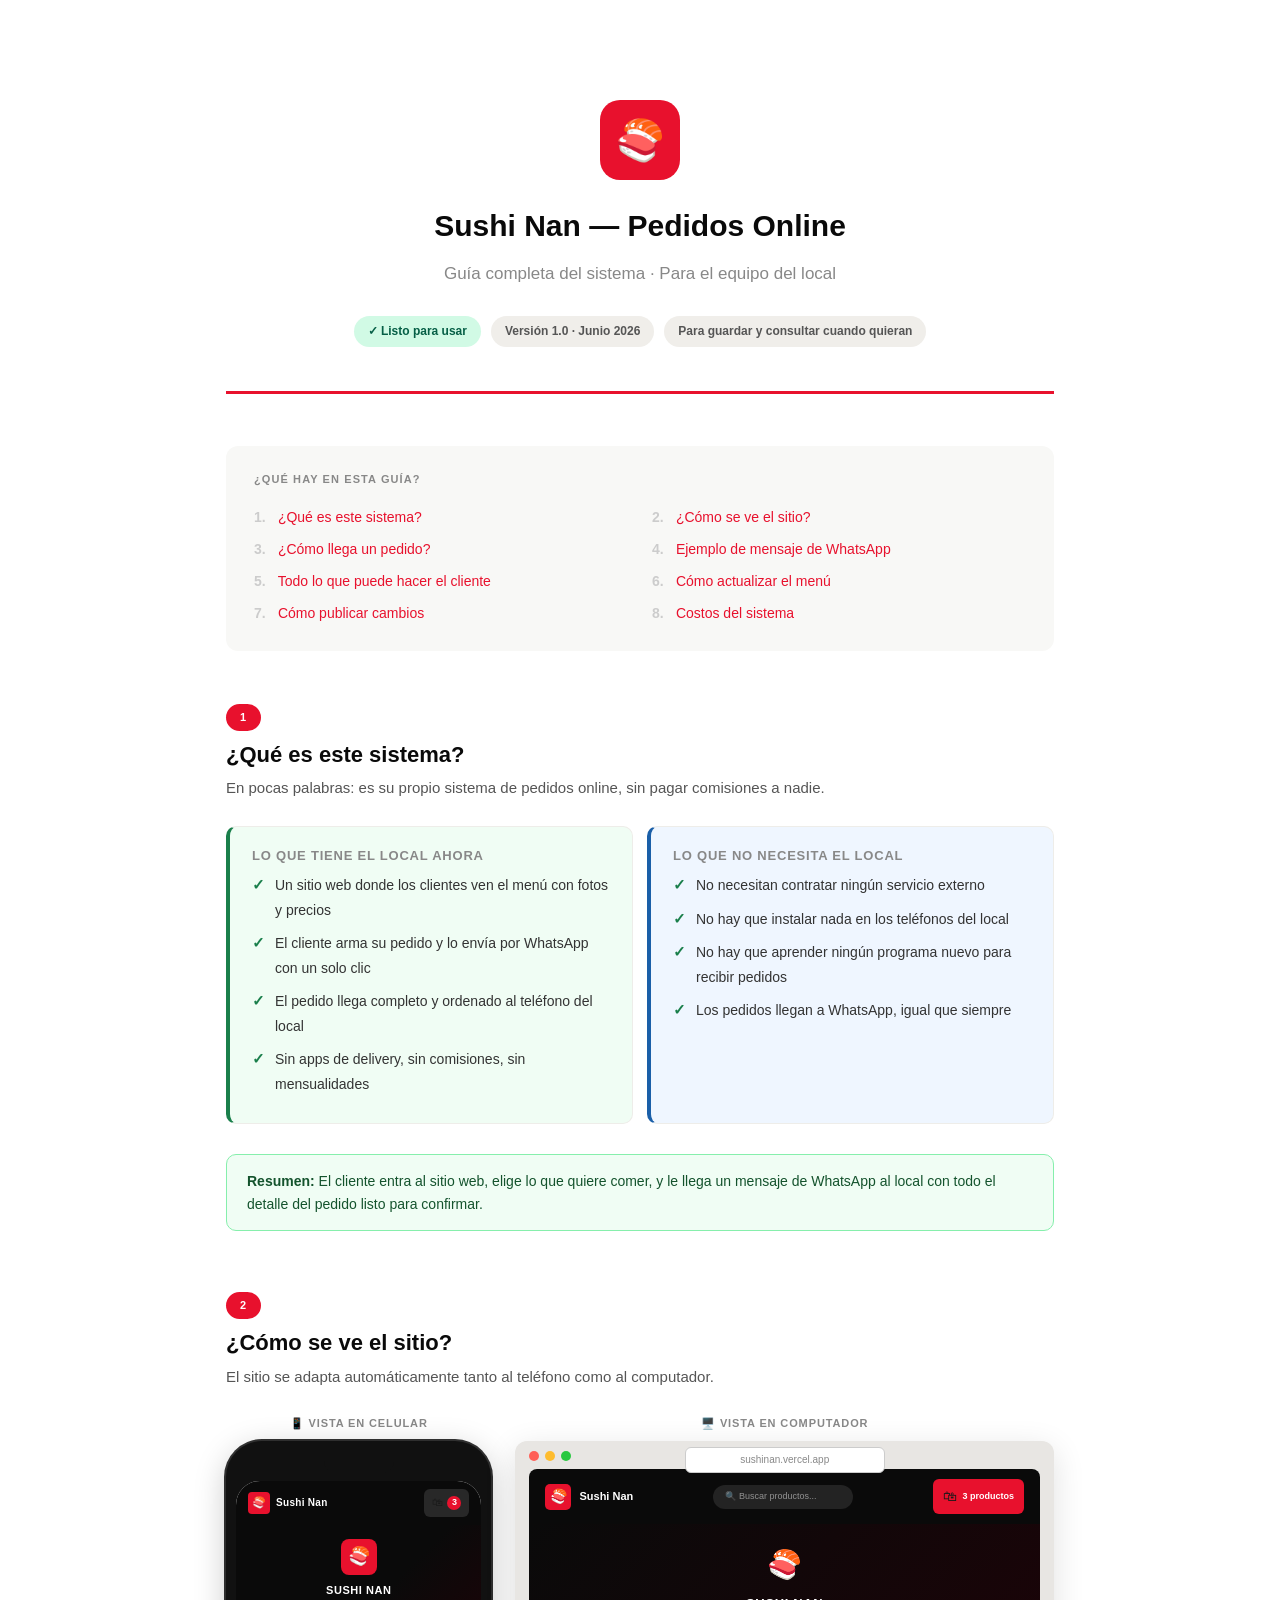
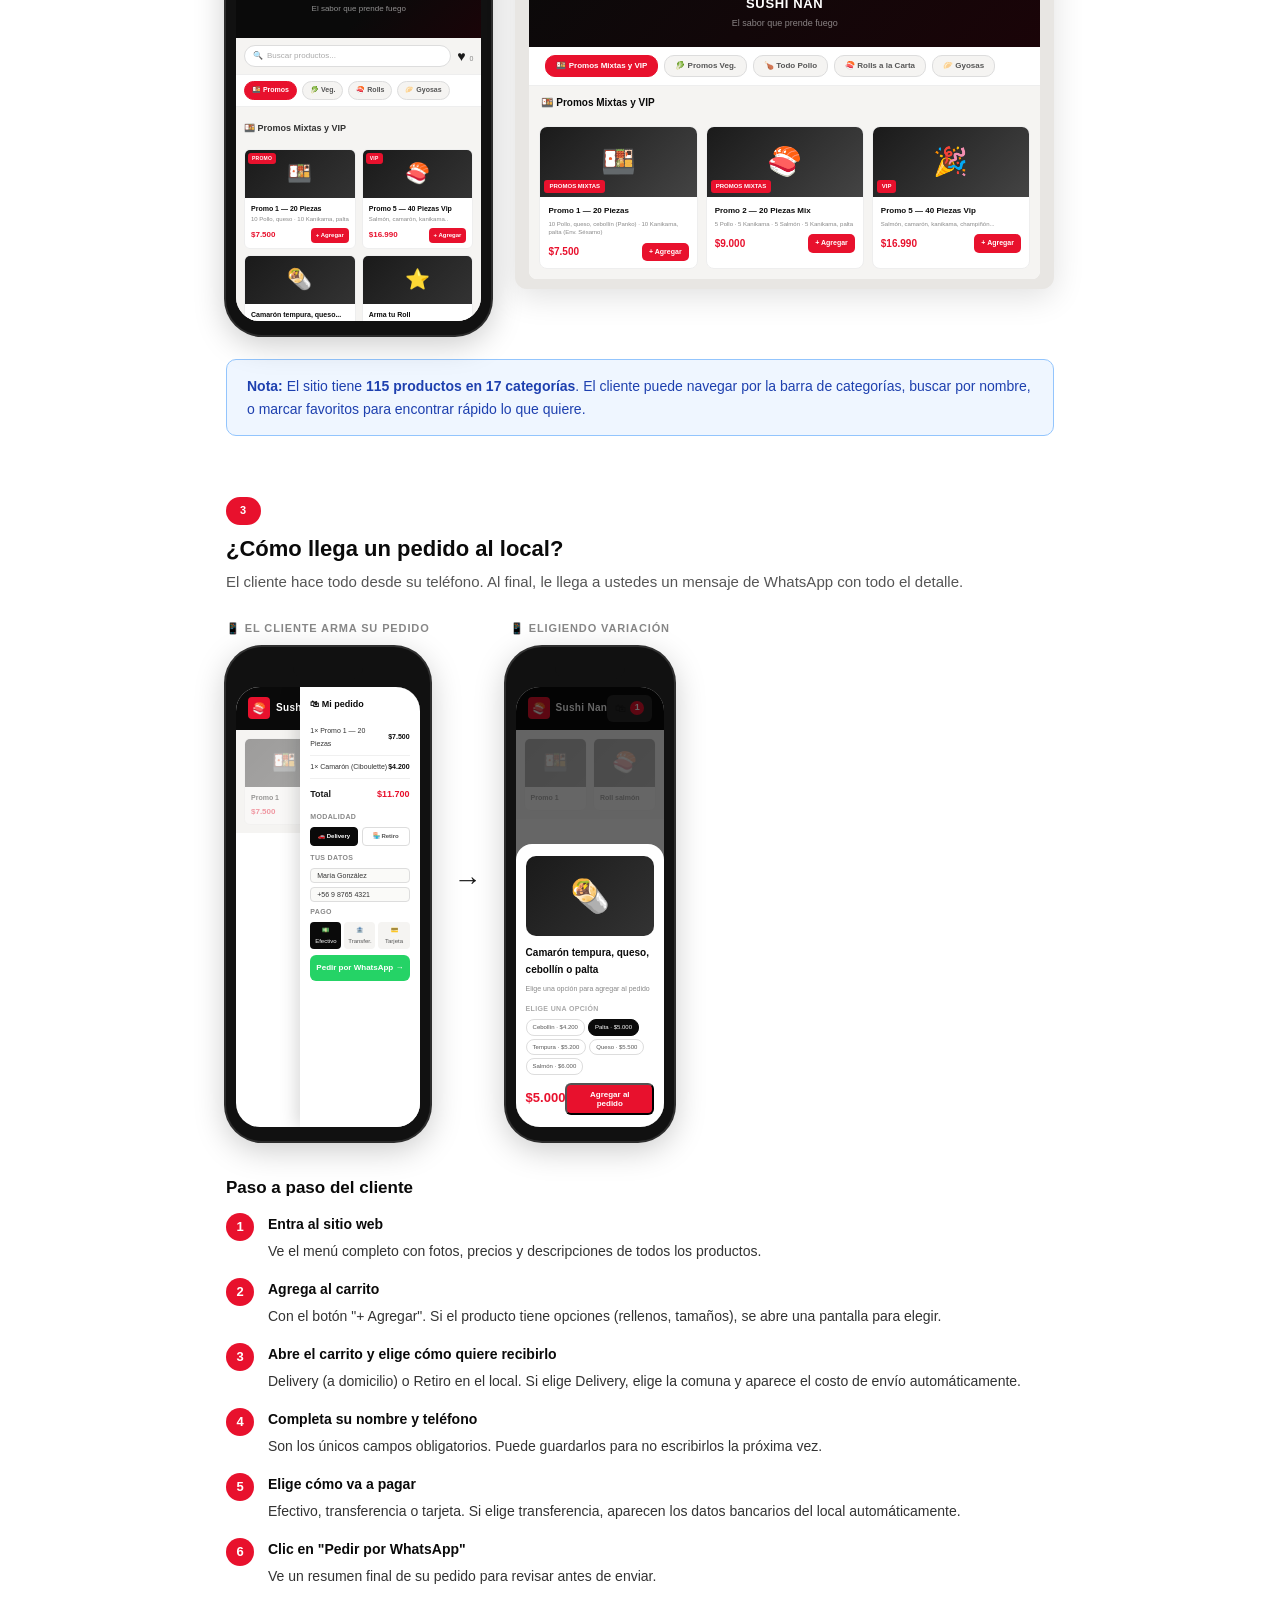
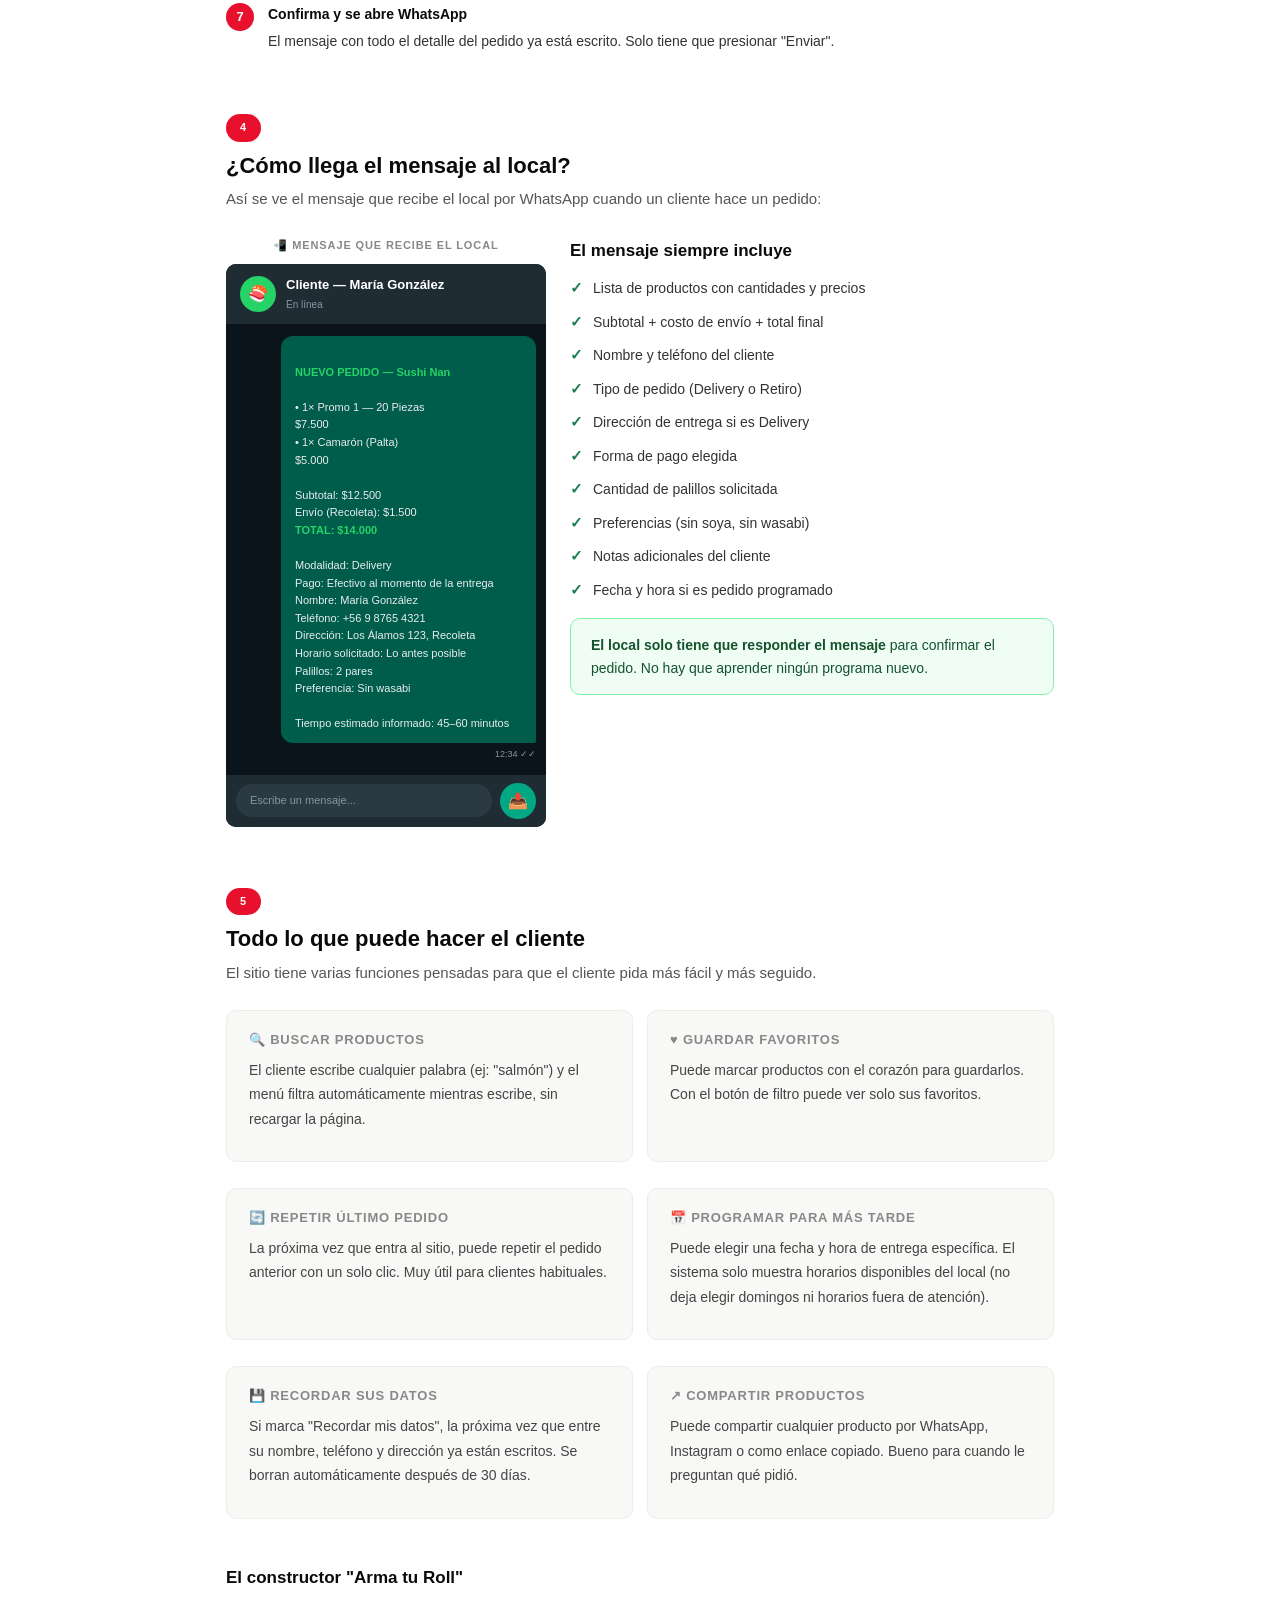
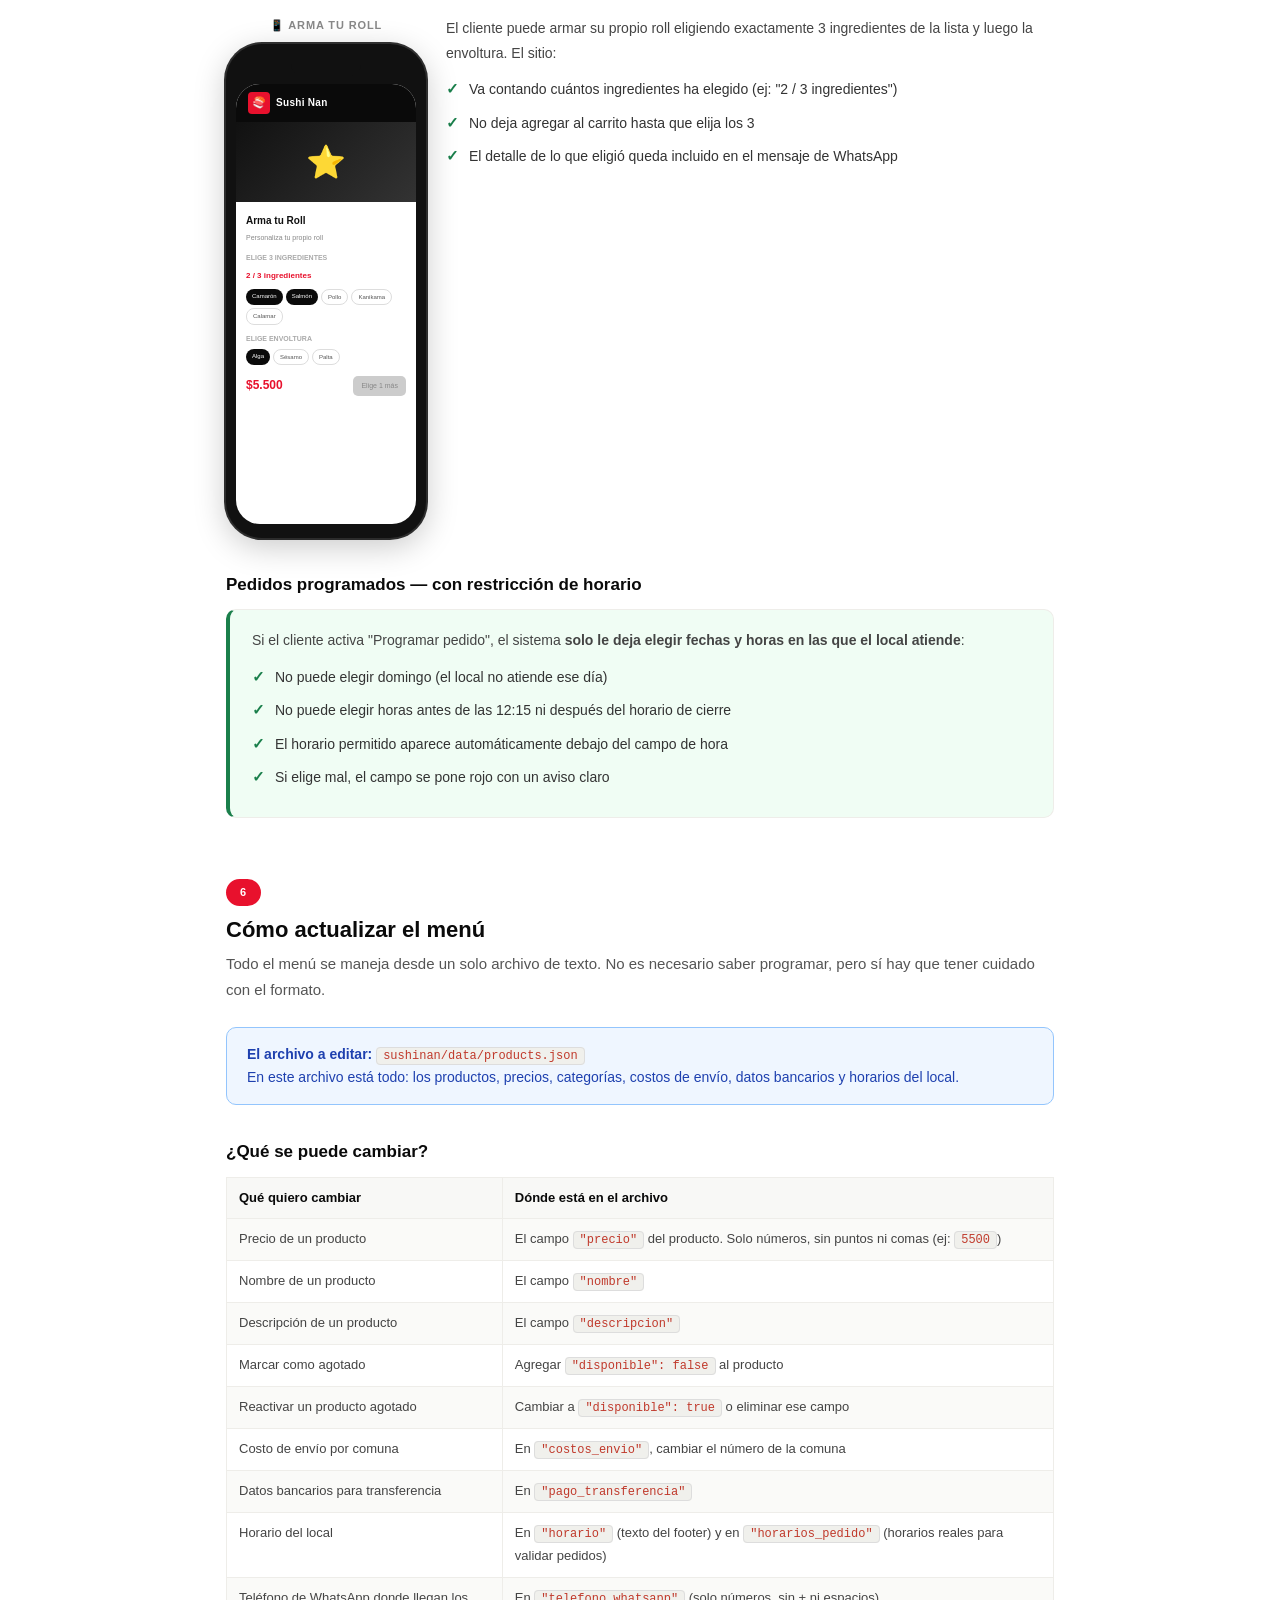
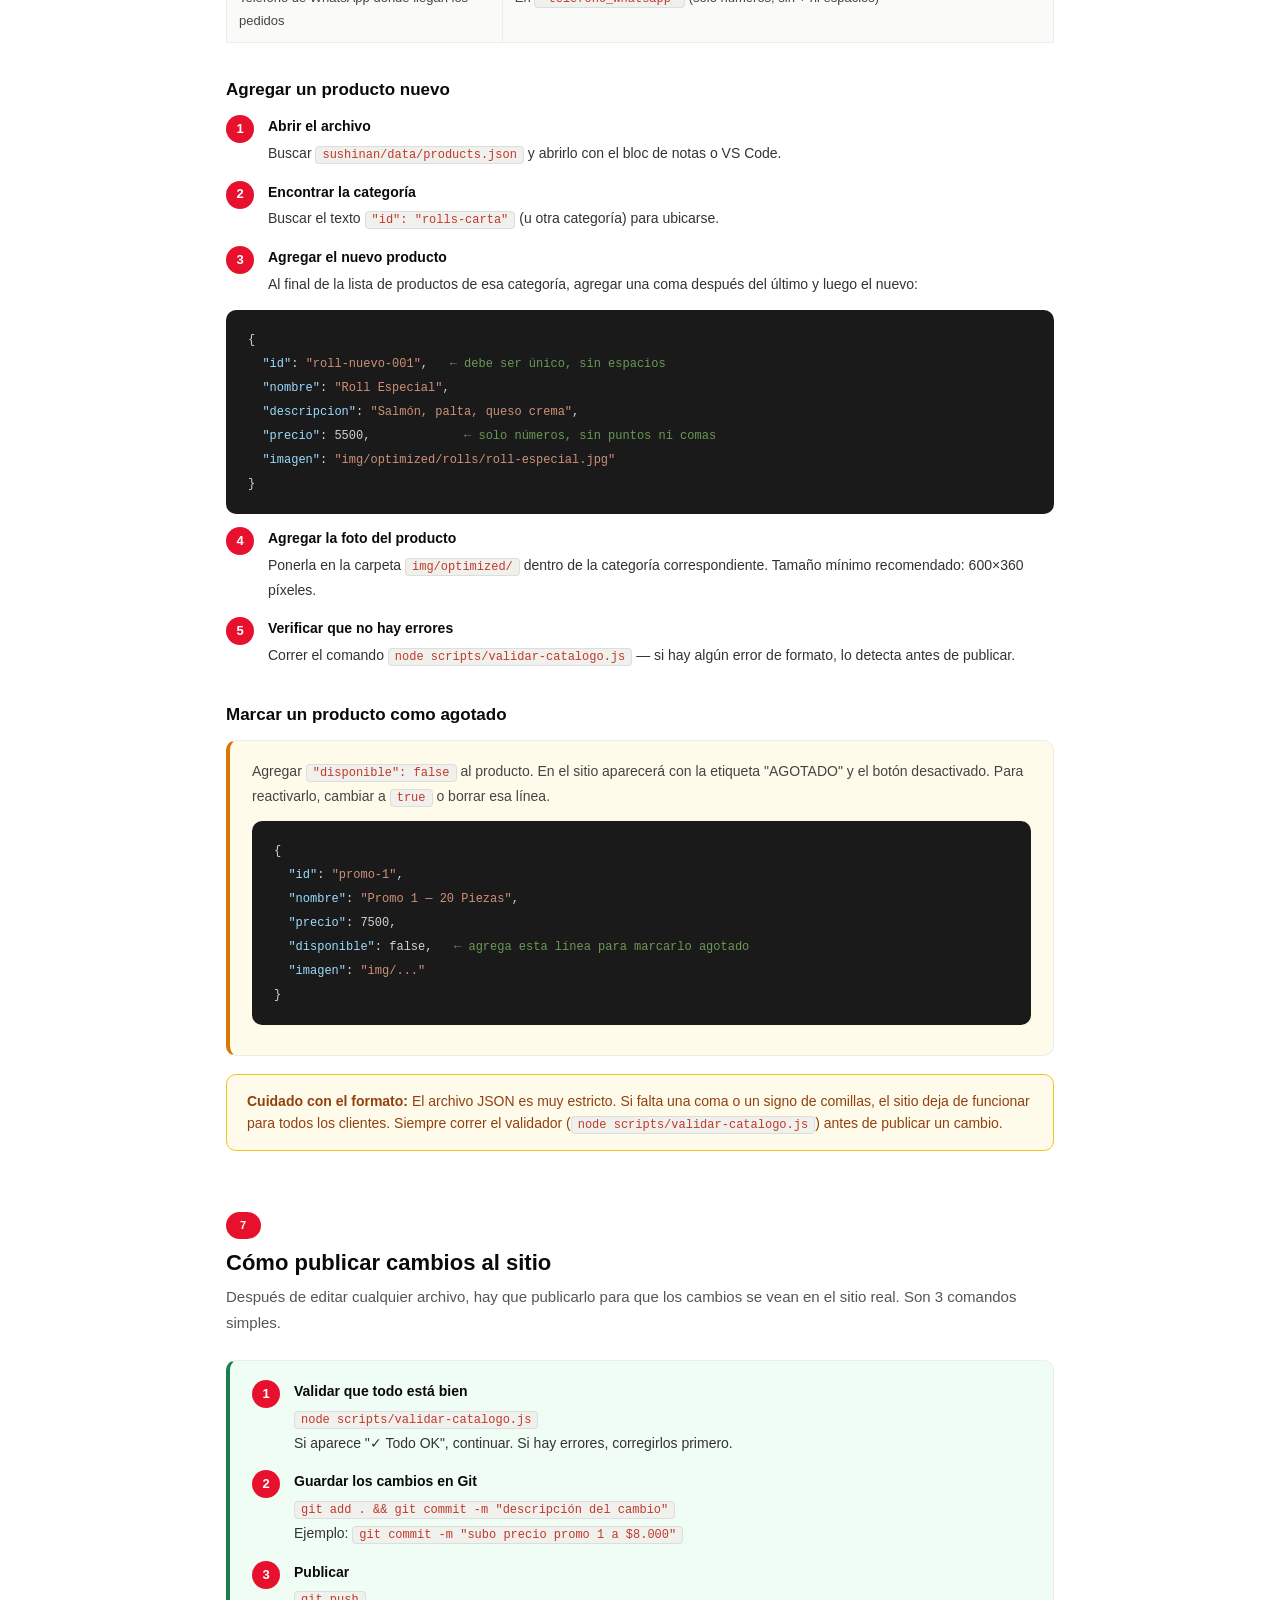
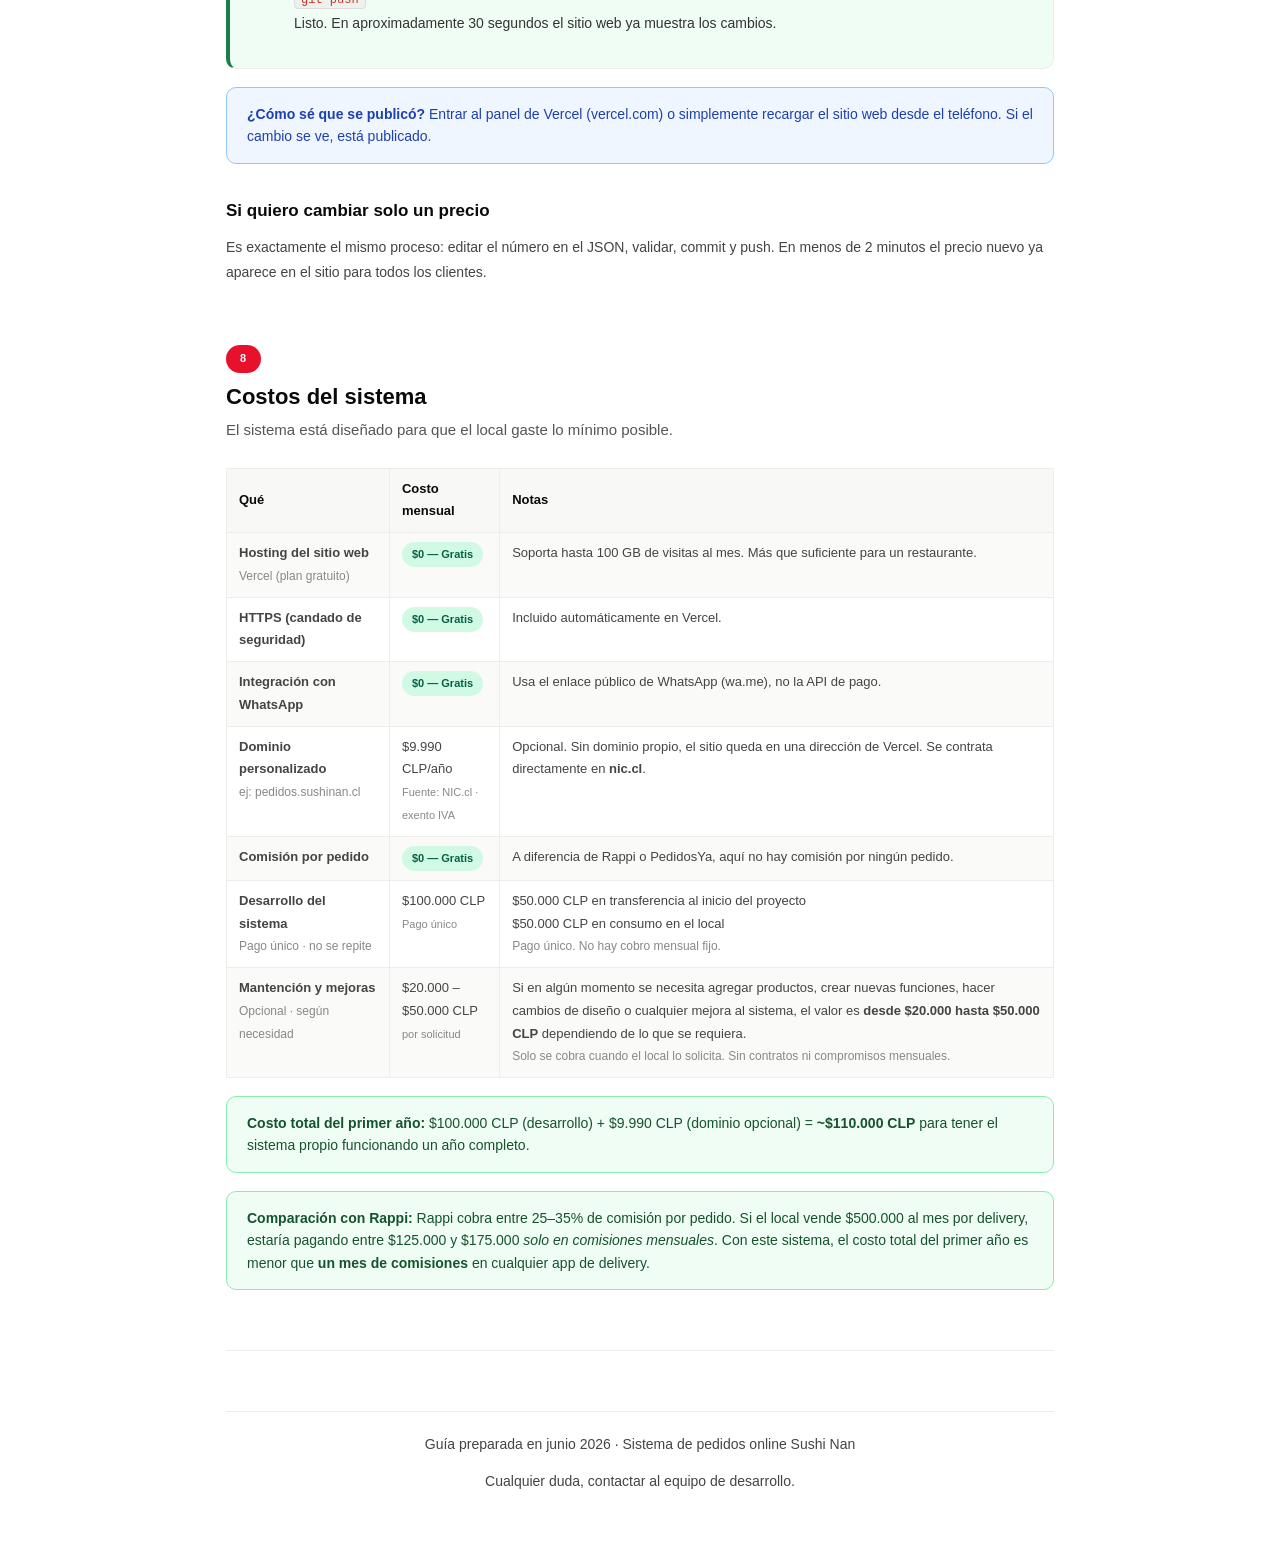
<file: documentacion-sushinan.html>
<!DOCTYPE html>
<html lang="es">
<head>
<meta charset="UTF-8">
<meta name="viewport" content="width=device-width, initial-scale=1.0">
<title>Guía Sushi Nan — Pedidos Online</title>
<style>
*,*::before,*::after{box-sizing:border-box;margin:0;padding:0}
:root{ 
  --rojo:#e8112d;
  --negro:#0a0a0a;
  --gris1:#f8f8f6;
  --gris2:#eeede9;
  --gris3:#ccc;
  --gris4:#888;
  --verde:#1a7f4b;
  --azul:#1a5fa8;
  --wsp:#25D366;
}
body{
  font-family:-apple-system,BlinkMacSystemFont,"Segoe UI",Helvetica,Arial,sans-serif;
  font-size:15px;line-height:1.75;color:#1a1a1a;background:#fff;
  max-width:900px;margin:0 auto;padding:48px 36px;
}

/* ── PORTADA ── */
.portada{
  text-align:center;padding:52px 0 44px;
  border-bottom:3px solid var(--rojo);margin-bottom:52px;
}
.portada .emblema{
  width:80px;height:80px;background:var(--rojo);border-radius:20px;
  display:flex;align-items:center;justify-content:center;
  margin:0 auto 20px;font-size:40px;
}
.portada h1{font-size:30px;font-weight:800;color:var(--negro);margin-bottom:6px}
.portada .sub{font-size:17px;color:var(--gris4);margin-bottom:28px}
.chips{display:flex;gap:10px;justify-content:center;flex-wrap:wrap}
.chip{font-size:12px;font-weight:700;padding:5px 14px;border-radius:20px}
.chip-verde{background:#d1fae5;color:#065f46}
.chip-gris{background:#f0eeea;color:#555}

/* ── ÍNDICE ── */
.indice{background:var(--gris1);border-radius:12px;padding:24px 28px;margin-bottom:52px}
.indice h2{font-size:11px;font-weight:800;text-transform:uppercase;letter-spacing:.1em;color:var(--gris4);margin-bottom:14px}
.indice-grid{display:grid;grid-template-columns:1fr 1fr;gap:6px 24px}
.indice a{color:var(--rojo);text-decoration:none;font-size:14px;font-weight:500}
.indice a:hover{text-decoration:underline}
.indice-num{display:inline-block;width:20px;font-weight:800;color:var(--gris3)}

/* ── SECCIÓN ── */
section{margin-bottom:60px}
.sec-label{
  display:inline-flex;align-items:center;gap:8px;
  background:var(--rojo);color:#fff;
  font-size:11px;font-weight:800;letter-spacing:.08em;text-transform:uppercase;
  padding:4px 14px;border-radius:20px;margin-bottom:10px;
}
section h2{font-size:22px;font-weight:800;color:var(--negro);margin-bottom:6px;line-height:1.3}
.sec-intro{font-size:15px;color:#555;margin-bottom:24px}

h3{font-size:17px;font-weight:700;color:var(--negro);margin:32px 0 10px}
h4{font-size:13px;font-weight:700;color:var(--gris4);text-transform:uppercase;letter-spacing:.06em;margin:20px 0 6px}
p{margin-bottom:12px;color:#444;font-size:14px}

/* ── CARDS ── */
.card{background:var(--gris1);border:1px solid var(--gris2);border-radius:10px;padding:18px 22px;margin-bottom:12px}
.card-rojo{border-left:4px solid var(--rojo);background:#fff5f5}
.card-verde{border-left:4px solid var(--verde);background:#f0fdf4}
.card-azul{border-left:4px solid var(--azul);background:#eff6ff}
.card-naranja{border-left:4px solid #d97706;background:#fffbeb}
.card-wsp{border-left:4px solid var(--wsp);background:#f0fdf4}

/* ── GRIDS ── */
.grid2{display:grid;grid-template-columns:1fr 1fr;gap:14px;margin-bottom:18px}
.grid3{display:grid;grid-template-columns:1fr 1fr 1fr;gap:12px;margin-bottom:18px}

/* ── CHECKLIST ── */
.check{list-style:none;padding:0}
.check li{display:flex;gap:10px;align-items:flex-start;margin-bottom:9px;font-size:14px;color:#333}
.check li::before{content:"✓";color:var(--verde);font-weight:900;flex-shrink:0;font-size:15px;line-height:1.6}

/* ── PASOS ── */
.pasos{list-style:none;padding:0}
.pasos li{display:flex;gap:14px;margin-bottom:14px;font-size:14px;color:#333;align-items:flex-start}
.paso-num{
  width:28px;height:28px;border-radius:50%;
  background:var(--rojo);color:#fff;
  display:flex;align-items:center;justify-content:center;
  font-size:13px;font-weight:800;flex-shrink:0;margin-top:1px;
}
.paso-txt strong{display:block;font-weight:700;color:var(--negro);margin-bottom:2px}

/* ── TABLA ── */
table{width:100%;border-collapse:collapse;margin-bottom:16px;font-size:13px}
th{background:var(--gris1);padding:9px 12px;text-align:left;font-weight:700;border:1px solid var(--gris2);color:var(--negro)}
td{padding:9px 12px;border:1px solid var(--gris2);color:#444;vertical-align:top}
tr:nth-child(even) td{background:#fafaf8}

/* ── CODE ── */
code{font-family:"SF Mono",Consolas,monospace;font-size:12px;background:#f0f0ec;border:1px solid #ddd;padding:1px 6px;border-radius:4px;color:#c0392b}
.bloque-codigo{
  font-family:"SF Mono",Consolas,monospace;font-size:12px;
  background:#1a1a1a;color:#d4d4d4;
  border-radius:10px;padding:18px 22px;margin:12px 0;line-height:2;
  overflow-x:auto;white-space:pre;
}
.bloque-codigo .cm{color:#6a9955}
.bloque-codigo .cs{color:#ce9178}
.bloque-codigo .ck{color:#9cdcfe}

/* ── CALLOUT ── */
.callout{border-radius:10px;padding:15px 20px;margin:18px 0;font-size:14px;line-height:1.6}
.callout-warn{background:#fffbeb;border:1px solid #fbbf24;color:#92400e}
.callout-info{background:#eff6ff;border:1px solid #93c5fd;color:#1e40af}
.callout-ok{background:#f0fdf4;border:1px solid #86efac;color:#14532d}
.callout strong{font-weight:800}

/* ── BADGE ── */
.badge{display:inline-block;font-size:11px;font-weight:700;padding:3px 10px;border-radius:20px}
.badge-ok{background:#d1fae5;color:#065f46}
.badge-warn{background:#fef3c7;color:#92400e}
.badge-red{background:#fee2e2;color:#991b1b}

/* ── DIVISOR ── */
.divisor{border:none;border-top:1px solid var(--gris2);margin:40px 0}

/* ── FOOTER ── */
.doc-footer{
  margin-top:60px;padding-top:20px;
  border-top:1px solid var(--gris2);
  text-align:center;font-size:12px;color:#aaa;
}

/* ══════════════════════════════════════════════
   MOCKUPS
══════════════════════════════════════════════ */

/* Contenedor general de pantallazos */
.screens-row{
  display:flex;gap:24px;align-items:flex-start;
  margin:24px 0;flex-wrap:wrap;
}
.screen-label{
  font-size:11px;font-weight:700;text-transform:uppercase;letter-spacing:.08em;
  color:var(--gris4);margin-bottom:8px;text-align:center;
}

/* ── Marco CELULAR ── */
.phone-frame{
  flex:0 0 220px;
  background:#111;border-radius:36px;
  padding:14px 10px;
  box-shadow:0 8px 32px rgba(0,0,0,.22),0 0 0 2px #333;
  position:relative;
}
.phone-notch{
  width:70px;height:18px;background:#111;border-radius:0 0 12px 12px;
  margin:0 auto 8px;
}
.phone-screen{
  background:#fff;border-radius:24px;overflow:hidden;
  height:440px;position:relative;
}

/* ── Marco DESKTOP ── */
.desktop-frame{
  flex:1;min-width:380px;
  background:#e8e6e3;border-radius:12px;
  padding:28px 14px 10px;
  box-shadow:0 8px 32px rgba(0,0,0,.12);
  position:relative;
}
.desktop-topbar{
  position:absolute;top:10px;left:14px;
  display:flex;gap:6px;align-items:center;
}
.desktop-dot{width:10px;height:10px;border-radius:50%}
.desktop-urlbar{
  position:absolute;top:6px;left:50%;transform:translateX(-50%);
  background:#fff;border-radius:6px;padding:3px 12px;
  font-size:10px;color:#888;width:200px;text-align:center;
  border:1px solid #ccc;
}
.desktop-screen{
  background:#fff;border-radius:8px;overflow:hidden;
  min-height:360px;
}

/* ── Contenido del sitio (mini versión) ── */
.mini-header{
  background:var(--negro);padding:8px 12px;
  display:flex;align-items:center;justify-content:space-between;
}
.mini-logo{display:flex;align-items:center;gap:6px}
.mini-logo-img{
  width:22px;height:22px;border-radius:4px;
  background:var(--rojo);display:flex;align-items:center;justify-content:center;
  font-size:11px;
}
.mini-logo-txt{color:#fff;font-size:10px;font-weight:700;letter-spacing:.03em}
.mini-cart-btn{
  background:rgba(255,255,255,.12);border-radius:6px;
  padding:4px 8px;display:flex;align-items:center;gap:4px;
}
.mini-cart-icon{font-size:11px}
.mini-cart-num{
  background:var(--rojo);color:#fff;font-size:9px;font-weight:800;
  border-radius:50%;width:14px;height:14px;
  display:flex;align-items:center;justify-content:center;
}

.mini-hero{
  background:linear-gradient(135deg,#0a0a0a 60%,#1a0408);
  padding:14px 12px 10px;text-align:center;
}
.mini-hero-logo{
  width:36px;height:36px;background:var(--rojo);border-radius:8px;
  margin:0 auto 6px;display:flex;align-items:center;justify-content:center;font-size:18px;
}
.mini-hero h1{color:#fff;font-size:11px;font-weight:800;letter-spacing:.05em;margin-bottom:2px}
.mini-hero p{color:rgba(255,255,255,.55);font-size:8px}

.mini-search{
  padding:6px 8px;background:#f5f4f2;
  display:flex;align-items:center;gap:6px;border-bottom:1px solid #eee;
}
.mini-search-box{
  flex:1;background:#fff;border:1px solid #ddd;border-radius:16px;
  padding:3px 8px;font-size:8px;color:#aaa;
  display:flex;align-items:center;gap:4px;
}

.mini-cats{
  display:flex;gap:5px;padding:6px 8px;
  border-bottom:1px solid #eee;overflow:hidden;
  background:#fff;
}
.mini-cat{
  font-size:7px;padding:2px 7px;border-radius:10px;white-space:nowrap;
  background:#f5f4f2;color:#555;font-weight:600;border:1px solid #ddd;
}
.mini-cat.active{background:var(--rojo);color:#fff;border-color:var(--rojo)}

.mini-grid{
  display:grid;grid-template-columns:1fr 1fr;gap:6px;
  padding:8px;background:#f5f4f2;
}
.mini-card{
  background:#fff;border-radius:6px;overflow:hidden;
  border:1px solid #eee;
}
.mini-card-img{
  height:48px;background:linear-gradient(135deg,#1a1a1a,#333);
  display:flex;align-items:center;justify-content:center;font-size:20px;
  position:relative;
}
.mini-card-badge{
  position:absolute;top:3px;left:3px;
  background:var(--rojo);color:#fff;
  font-size:5px;font-weight:800;padding:1px 4px;border-radius:3px;letter-spacing:.05em;
}
.mini-card-body{padding:5px 6px}
.mini-card-name{font-size:7px;font-weight:700;color:var(--negro);margin-bottom:1px}
.mini-card-desc{font-size:6px;color:#888;margin-bottom:4px;line-height:1.3}
.mini-card-bottom{display:flex;align-items:center;justify-content:space-between}
.mini-card-price{font-size:8px;font-weight:800;color:var(--rojo)}
.mini-btn-add{
  background:var(--rojo);color:#fff;
  font-size:6px;font-weight:700;padding:2px 5px;border-radius:4px;
}
.mini-btn-choose{
  background:var(--negro);color:#fff;
  font-size:6px;font-weight:700;padding:2px 5px;border-radius:4px;
}

/* Panel carrito mini */
.mini-cart-panel{
  position:absolute;top:0;right:0;bottom:0;width:65%;
  background:#fff;padding:10px;
  box-shadow:-4px 0 16px rgba(0,0,0,.15);
  font-size:8px;
}
.mini-cart-title{font-weight:800;font-size:9px;margin-bottom:8px;color:var(--negro)}
.mini-cart-item{
  display:flex;justify-content:space-between;align-items:center;
  padding:5px 0;border-bottom:1px solid #f0f0f0;
}
.mini-cart-item-name{font-size:7px;color:#333}
.mini-cart-item-price{font-size:7px;font-weight:700;color:var(--negro)}
.mini-cart-total{
  display:flex;justify-content:space-between;
  margin-top:8px;font-weight:800;font-size:9px;
}
.mini-form-section{margin-top:8px}
.mini-form-title{font-size:7px;font-weight:700;text-transform:uppercase;letter-spacing:.05em;color:#888;margin-bottom:4px}
.mini-input{
  width:100%;border:1px solid #ddd;border-radius:4px;
  padding:3px 6px;font-size:7px;color:#333;margin-bottom:4px;background:#fafaf8;
}
.mini-btn-wsp{
  width:100%;background:var(--wsp);color:#fff;
  font-size:8px;font-weight:800;padding:6px;
  border-radius:6px;text-align:center;margin-top:6px;
}

/* Modalidad mini */
.mini-modalidad{display:flex;gap:4px;margin-bottom:6px}
.mini-mod-btn{
  flex:1;text-align:center;font-size:6px;font-weight:700;
  padding:3px;border-radius:4px;border:1px solid #ddd;color:#555;
}
.mini-mod-btn.active{background:var(--negro);color:#fff;border-color:var(--negro)}

/* Mensaje WhatsApp */
.wsp-screen{
  background:#0b141a;border-radius:10px;overflow:hidden;
  font-family:-apple-system,sans-serif;margin:0;
}
.wsp-header{
  background:#1f2c34;padding:10px 14px;
  display:flex;align-items:center;gap:10px;
}
.wsp-avatar{
  width:36px;height:36px;border-radius:50%;background:#25d366;
  display:flex;align-items:center;justify-content:center;font-size:16px;
}
.wsp-contact{color:#fff}
.wsp-contact-name{font-size:13px;font-weight:600}
.wsp-contact-status{font-size:10px;color:#8696a0}
.wsp-body{padding:12px 10px;min-height:220px}
.wsp-bubble{
  background:#005c4b;color:#e9edef;
  border-radius:12px 12px 2px 12px;
  padding:10px 14px;font-size:11px;line-height:1.6;
  max-width:85%;margin-left:auto;
  white-space:pre-line;
}
.wsp-bubble strong{font-weight:700;color:#25d366}
.wsp-time{text-align:right;font-size:9px;color:#8696a0;margin-top:4px}
.wsp-input-bar{
  background:#1f2c34;padding:8px 10px;
  display:flex;align-items:center;gap:8px;
}
.wsp-input{
  flex:1;background:#2a3942;border-radius:20px;
  padding:7px 14px;color:#8696a0;font-size:11px;
}
.wsp-send{
  width:36px;height:36px;border-radius:50%;background:#00a884;
  display:flex;align-items:center;justify-content:center;font-size:16px;
}

/* Pantalla modal */
.mini-modal-overlay{
  position:absolute;inset:0;background:rgba(0,0,0,.6);
  display:flex;align-items:flex-end;
}
.mini-modal-card{
  background:#fff;border-radius:16px 16px 0 0;
  width:100%;padding:12px 10px;
}
.mini-modal-img{
  width:100%;height:80px;background:linear-gradient(135deg,#1a1a1a,#333);
  border-radius:10px;margin-bottom:8px;
  display:flex;align-items:center;justify-content:center;font-size:32px;
}
.mini-modal-name{font-size:10px;font-weight:800;color:var(--negro);margin-bottom:4px}
.mini-modal-desc{font-size:7px;color:#888;margin-bottom:8px}
.mini-modal-var-title{font-size:7px;font-weight:700;text-transform:uppercase;letter-spacing:.05em;color:#aaa;margin-bottom:4px}
.mini-var-row{display:flex;flex-wrap:wrap;gap:3px;margin-bottom:8px}
.mini-var-btn{
  font-size:6px;padding:2px 6px;border-radius:8px;
  border:1px solid #ddd;color:#555;
}
.mini-var-btn.sel{
  background:var(--negro);color:#fff;border-color:var(--negro);
}
.mini-modal-bottom{
  display:flex;align-items:center;justify-content:space-between;margin-top:6px;
}
.mini-modal-price{font-size:13px;font-weight:800;color:var(--rojo)}
.mini-btn-add2{
  background:var(--rojo);color:#fff;
  font-size:8px;font-weight:700;padding:5px 10px;border-radius:6px;
}

/* Desktop grid de cards */
.desktop-mini-grid{
  display:grid;grid-template-columns:repeat(3,1fr);gap:8px;
  padding:10px;background:#f5f4f2;
}
.desktop-mini-card{
  background:#fff;border-radius:8px;overflow:hidden;
  border:1px solid #eee;
}
.desktop-mini-card-img{
  height:70px;background:linear-gradient(135deg,#1a1a1a,#444);
  display:flex;align-items:center;justify-content:center;font-size:28px;
  position:relative;
}
.desktop-mini-card-badge{
  position:absolute;bottom:4px;left:4px;
  background:var(--rojo);color:#fff;
  font-size:6px;font-weight:800;padding:1px 5px;border-radius:3px;
}
.desktop-mini-card-body{padding:7px 8px}
.desktop-mini-card-name{font-size:8px;font-weight:700;color:var(--negro);margin-bottom:2px}
.desktop-mini-card-desc{font-size:6px;color:#888;margin-bottom:6px;line-height:1.4}
.desktop-mini-card-bottom{display:flex;align-items:center;justify-content:space-between}
.desktop-mini-card-price{font-size:10px;font-weight:800;color:var(--rojo)}
.desktop-btn-add{background:var(--rojo);color:#fff;font-size:7px;font-weight:700;padding:3px 7px;border-radius:5px}

.desktop-mini-header{
  background:var(--negro);padding:10px 16px;
  display:flex;align-items:center;justify-content:space-between;
}
.desktop-mini-logo{display:flex;align-items:center;gap:8px}
.desktop-mini-logo-box{width:26px;height:26px;background:var(--rojo);border-radius:5px;display:flex;align-items:center;justify-content:center;font-size:14px}
.desktop-mini-logo-txt{color:#fff;font-size:11px;font-weight:800}
.desktop-mini-search{
  background:rgba(255,255,255,.1);border-radius:20px;
  padding:4px 12px;color:rgba(255,255,255,.5);font-size:9px;width:140px;
}
.desktop-mini-cart{
  display:flex;align-items:center;gap:5px;
  background:var(--rojo);border-radius:6px;padding:5px 10px;
}
.desktop-mini-cart-txt{color:#fff;font-size:9px;font-weight:700}
.desktop-mini-cats{
  display:flex;gap:6px;padding:8px 16px;
  border-bottom:1px solid #eee;background:#fff;overflow:hidden;
}
.desktop-mini-cat{
  font-size:8px;padding:3px 10px;border-radius:10px;white-space:nowrap;
  background:#f5f4f2;color:#555;font-weight:600;border:1px solid #ddd;
}
.desktop-mini-cat.active{background:var(--rojo);color:#fff;border-color:var(--rojo)}
.desktop-mini-sec-title{
  font-size:10px;font-weight:800;color:var(--negro);
  padding:8px 12px 4px;background:#f5f4f2;
  display:flex;align-items:center;gap:6px;
}

/* ── PRINT ── */
@media print{
  *{-webkit-print-color-adjust:exact;print-color-adjust:exact}
  body{max-width:100%;padding:14px 20px;font-size:12px;line-height:1.6}

  /* Portada compacta, sin salto forzado */
  .portada{padding:20px 0 16px;margin-bottom:20px}

  /* Índice sin salto forzado */
  .indice{margin-bottom:20px}

  /* Secciones fluyen libremente */
  section{margin-bottom:24px}

  /* Evitar cortes dentro de cards, tablas, callouts y pasos */
  .card,.callout,.pasos li,.bloque-codigo,table,tr{page-break-inside:avoid}
  h2,h3,h4{page-break-after:avoid}

  /* Links sin decoración */
  a{color:inherit;text-decoration:none}

  /* Código con fondo claro legible */
  .bloque-codigo{background:#f5f5f2!important;color:#222!important;border:1px solid #ccc;font-size:11px}
  code{background:#f0f0ec!important;color:#c0392b!important;border:1px solid #ddd}

  /* Grids a columna única para que no se achiquen */
  .grid2,.grid3{grid-template-columns:1fr}
  .indice-grid{grid-template-columns:1fr 1fr}

  /* Mockups: mostrar en columna, tamaño reducido */
  .screens-row{display:flex;flex-direction:column;gap:16px}
  .phone-frame{flex:none;width:180px;margin:0 auto}
  .phone-screen{height:320px}
  .desktop-frame{min-width:unset;width:100%}

  /* Chips y badges con borde */
  .chip,.badge{border:1px solid #aaa}

  /* Cards con borde izquierdo visible */
  .card-rojo,.card-verde,.card-azul,.card-naranja,.card-wsp{background:#fafafa!important}
}
@media(max-width:640px){
  body{padding:24px 16px}
  .grid2,.grid3,.indice-grid{grid-template-columns:1fr}
  .screens-row{flex-direction:column}
  .desktop-frame{min-width:unset}
}
</style>
</head>
<body>

<!-- PORTADA -->
<div class="portada">
  <div class="emblema">🍣</div>
  <h1>Sushi Nan — Pedidos Online</h1>
  <p class="sub">Guía completa del sistema · Para el equipo del local</p>
  <div class="chips">
    <span class="chip chip-verde">✓ Listo para usar</span>
    <span class="chip chip-gris">Versión 1.0 · Junio 2026</span>
    <span class="chip chip-gris">Para guardar y consultar cuando quieran</span>
  </div>
</div>

<!-- ÍNDICE -->
<div class="indice">
  <h2>¿Qué hay en esta guía?</h2>
  <div class="indice-grid">
    <div><a href="#que-es"><span class="indice-num">1.</span> ¿Qué es este sistema?</a></div>
    <div><a href="#como-se-ve"><span class="indice-num">2.</span> ¿Cómo se ve el sitio?</a></div>
    <div><a href="#pedido"><span class="indice-num">3.</span> ¿Cómo llega un pedido?</a></div>
    <div><a href="#wsp-ejemplo"><span class="indice-num">4.</span> Ejemplo de mensaje de WhatsApp</a></div>
    <div><a href="#funciones"><span class="indice-num">5.</span> Todo lo que puede hacer el cliente</a></div>
    <div><a href="#catalogo"><span class="indice-num">6.</span> Cómo actualizar el menú</a></div>
    <div><a href="#publicar"><span class="indice-num">7.</span> Cómo publicar cambios</a></div>
    <div><a href="#costos"><span class="indice-num">8.</span> Costos del sistema</a></div>
  </div>
</div>


<!-- ══════════════════════════════════════ -->
<!-- 1. QUÉ ES -->
<!-- ══════════════════════════════════════ -->
<section id="que-es">
  <div class="sec-label">1</div>
  <h2>¿Qué es este sistema?</h2>
  <p class="sec-intro">En pocas palabras: es su propio sistema de pedidos online, sin pagar comisiones a nadie.</p>

  <div class="grid2">
    <div class="card card-verde">
      <h4 style="margin-top:0">Lo que tiene el local ahora</h4>
      <ul class="check">
        <li>Un sitio web donde los clientes ven el menú con fotos y precios</li>
        <li>El cliente arma su pedido y lo envía por WhatsApp con un solo clic</li>
        <li>El pedido llega completo y ordenado al teléfono del local</li>
        <li>Sin apps de delivery, sin comisiones, sin mensualidades</li>
      </ul>
    </div>
    <div class="card card-azul">
      <h4 style="margin-top:0">Lo que NO necesita el local</h4>
      <ul class="check">
        <li>No necesitan contratar ningún servicio externo</li>
        <li>No hay que instalar nada en los teléfonos del local</li>
        <li>No hay que aprender ningún programa nuevo para recibir pedidos</li>
        <li>Los pedidos llegan a WhatsApp, igual que siempre</li>
      </ul>
    </div>
  </div>

  <div class="callout callout-ok">
    <strong>Resumen:</strong> El cliente entra al sitio web, elige lo que quiere comer, y le llega un mensaje de WhatsApp al local con todo el detalle del pedido listo para confirmar.
  </div>
</section>


<!-- ══════════════════════════════════════ -->
<!-- 2. CÓMO SE VE -->
<!-- ══════════════════════════════════════ -->
<section id="como-se-ve">
  <div class="sec-label">2</div>
  <h2>¿Cómo se ve el sitio?</h2>
  <p class="sec-intro">El sitio se adapta automáticamente tanto al teléfono como al computador.</p>

  <div class="screens-row">
    <!-- CELULAR -->
    <div>
      <p class="screen-label">📱 Vista en celular</p>
      <div class="phone-frame">
        <div class="phone-notch"></div>
        <div class="phone-screen">
          <div class="mini-header">
            <div class="mini-logo">
              <div class="mini-logo-img">🍣</div>
              <span class="mini-logo-txt">Sushi Nan</span>
            </div>
            <div class="mini-cart-btn">
              <span class="mini-cart-icon">🛍</span>
              <div class="mini-cart-num">3</div>
            </div>
          </div>
          <div class="mini-hero">
            <div class="mini-hero-logo">🍣</div>
            <h1>SUSHI NAN</h1>
            <p>El sabor que prende fuego</p>
          </div>
          <div class="mini-search">
            <div class="mini-search-box">
              <span>🔍</span>
              <span>Buscar productos...</span>
            </div>
            <span style="font-size:14px">♥ <span style="font-size:7px;color:#888">0</span></span>
          </div>
          <div class="mini-cats">
            <div class="mini-cat active">🍱 Promos</div>
            <div class="mini-cat">🥬 Veg.</div>
            <div class="mini-cat">🍣 Rolls</div>
            <div class="mini-cat">🥟 Gyosas</div>
          </div>
          <div style="padding:6px 8px 2px;background:#f5f4f2">
            <span style="font-size:9px;font-weight:800;color:#333">🍱 Promos Mixtas y VIP</span>
          </div>
          <div class="mini-grid">
            <div class="mini-card">
              <div class="mini-card-img">
                🍱
                <div class="mini-card-badge">PROMO</div>
              </div>
              <div class="mini-card-body">
                <div class="mini-card-name">Promo 1 — 20 Piezas</div>
                <div class="mini-card-desc">10 Pollo, queso · 10 Kanikama, palta</div>
                <div class="mini-card-bottom">
                  <span class="mini-card-price">$7.500</span>
                  <span class="mini-btn-add">+ Agregar</span>
                </div>
              </div>
            </div>
            <div class="mini-card">
              <div class="mini-card-img">
                🍣
                <div class="mini-card-badge">VIP</div>
              </div>
              <div class="mini-card-body">
                <div class="mini-card-name">Promo 5 — 40 Piezas Vip</div>
                <div class="mini-card-desc">Salmón, camarón, kanikama..</div>
                <div class="mini-card-bottom">
                  <span class="mini-card-price">$16.990</span>
                  <span class="mini-btn-add">+ Agregar</span>
                </div>
              </div>
            </div>
            <div class="mini-card">
              <div class="mini-card-img">🌯</div>
              <div class="mini-card-body">
                <div class="mini-card-name">Camarón tempura, queso...</div>
                <div class="mini-card-desc">Elige cebollín o palta</div>
                <div class="mini-card-bottom">
                  <span class="mini-card-price">desde $4.200</span>
                  <span class="mini-btn-choose">Elegir</span>
                </div>
              </div>
            </div>
            <div class="mini-card">
              <div class="mini-card-img">⭐</div>
              <div class="mini-card-body">
                <div class="mini-card-name">Arma tu Roll</div>
                <div class="mini-card-desc">Elige tus ingredientes</div>
                <div class="mini-card-bottom">
                  <span class="mini-card-price">$5.500</span>
                  <span class="mini-btn-choose">Elegir</span>
                </div>
              </div>
            </div>
          </div>
        </div>
      </div>
    </div>

    <!-- DESKTOP -->
    <div style="flex:1;min-width:340px">
      <p class="screen-label">🖥️ Vista en computador</p>
      <div class="desktop-frame">
        <div class="desktop-topbar">
          <div class="desktop-dot" style="background:#ff5f57"></div>
          <div class="desktop-dot" style="background:#febc2e"></div>
          <div class="desktop-dot" style="background:#28c840"></div>
        </div>
        <div class="desktop-urlbar">sushinan.vercel.app</div>
        <div class="desktop-screen">
          <div class="desktop-mini-header">
            <div class="desktop-mini-logo">
              <div class="desktop-mini-logo-box">🍣</div>
              <span class="desktop-mini-logo-txt">Sushi Nan</span>
            </div>
            <div class="desktop-mini-search">🔍 Buscar productos...</div>
            <div class="desktop-mini-cart">
              <span style="font-size:14px">🛍</span>
              <span class="desktop-mini-cart-txt">3 productos</span>
            </div>
          </div>
          <div style="background:linear-gradient(135deg,#0a0a0a,#1a0408);padding:16px;text-align:center">
            <div style="font-size:28px;margin-bottom:4px">🍣</div>
            <div style="color:#fff;font-size:13px;font-weight:800;letter-spacing:.05em">SUSHI NAN</div>
            <div style="color:rgba(255,255,255,.5);font-size:9px">El sabor que prende fuego</div>
          </div>
          <div class="desktop-mini-cats">
            <div class="desktop-mini-cat active">🍱 Promos Mixtas y VIP</div>
            <div class="desktop-mini-cat">🥬 Promos Veg.</div>
            <div class="desktop-mini-cat">🍗 Todo Pollo</div>
            <div class="desktop-mini-cat">🍣 Rolls a la Carta</div>
            <div class="desktop-mini-cat">🥟 Gyosas</div>
          </div>
          <div class="desktop-mini-sec-title">🍱 Promos Mixtas y VIP</div>
          <div class="desktop-mini-grid">
            <div class="desktop-mini-card">
              <div class="desktop-mini-card-img">🍱<div class="desktop-mini-card-badge">PROMOS MIXTAS</div></div>
              <div class="desktop-mini-card-body">
                <div class="desktop-mini-card-name">Promo 1 — 20 Piezas</div>
                <div class="desktop-mini-card-desc">10 Pollo, queso, cebollín (Panko) · 10 Kanikama, palta (Env. Sésamo)</div>
                <div class="desktop-mini-card-bottom"><span class="desktop-mini-card-price">$7.500</span><span class="desktop-btn-add">+ Agregar</span></div>
              </div>
            </div>
            <div class="desktop-mini-card">
              <div class="desktop-mini-card-img">🍣<div class="desktop-mini-card-badge">PROMOS MIXTAS</div></div>
              <div class="desktop-mini-card-body">
                <div class="desktop-mini-card-name">Promo 2 — 20 Piezas Mix</div>
                <div class="desktop-mini-card-desc">5 Pollo · 5 Kanikama · 5 Salmón · 5 Kanikama, palta</div>
                <div class="desktop-mini-card-bottom"><span class="desktop-mini-card-price">$9.000</span><span class="desktop-btn-add">+ Agregar</span></div>
              </div>
            </div>
            <div class="desktop-mini-card">
              <div class="desktop-mini-card-img">🎉<div class="desktop-mini-card-badge">VIP</div></div>
              <div class="desktop-mini-card-body">
                <div class="desktop-mini-card-name">Promo 5 — 40 Piezas Vip</div>
                <div class="desktop-mini-card-desc">Salmón, camarón, kanikama, champiñón...</div>
                <div class="desktop-mini-card-bottom"><span class="desktop-mini-card-price">$16.990</span><span class="desktop-btn-add">+ Agregar</span></div>
              </div>
            </div>
          </div>
        </div>
      </div>
    </div>
  </div>

  <div class="callout callout-info" style="margin-top:8px">
    <strong>Nota:</strong> El sitio tiene <strong>115 productos en 17 categorías</strong>. El cliente puede navegar por la barra de categorías, buscar por nombre, o marcar favoritos para encontrar rápido lo que quiere.
  </div>
</section>


<!-- ══════════════════════════════════════ -->
<!-- 3. CÓMO LLEGA UN PEDIDO -->
<!-- ══════════════════════════════════════ -->
<section id="pedido">
  <div class="sec-label">3</div>
  <h2>¿Cómo llega un pedido al local?</h2>
  <p class="sec-intro">El cliente hace todo desde su teléfono. Al final, le llega a ustedes un mensaje de WhatsApp con todo el detalle.</p>

  <div class="screens-row" style="align-items:center">
    <!-- Celular con carrito abierto -->
    <div>
      <p class="screen-label">📱 El cliente arma su pedido</p>
      <div class="phone-frame">
        <div class="phone-notch"></div>
        <div class="phone-screen" style="position:relative">
          <!-- fondo del catálogo -->
          <div class="mini-header">
            <div class="mini-logo">
              <div class="mini-logo-img">🍣</div>
              <span class="mini-logo-txt">Sushi Nan</span>
            </div>
            <div class="mini-cart-btn">
              <span class="mini-cart-icon">🛍</span>
              <div class="mini-cart-num">2</div>
            </div>
          </div>
          <div class="mini-grid" style="padding-top:8px">
            <div class="mini-card" style="opacity:.4">
              <div class="mini-card-img">🍱</div>
              <div class="mini-card-body"><div class="mini-card-name">Promo 1</div><div class="mini-card-bottom"><span class="mini-card-price">$7.500</span></div></div>
            </div>
            <div class="mini-card" style="opacity:.4">
              <div class="mini-card-img">🍣</div>
              <div class="mini-card-body"><div class="mini-card-name">Promo 2</div><div class="mini-card-bottom"><span class="mini-card-price">$9.000</span></div></div>
            </div>
          </div>
          <!-- Panel carrito -->
          <div class="mini-cart-panel">
            <div class="mini-cart-title">🛍 Mi pedido</div>
            <div class="mini-cart-item">
              <span class="mini-cart-item-name">1× Promo 1 — 20 Piezas</span>
              <span class="mini-cart-item-price">$7.500</span>
            </div>
            <div class="mini-cart-item">
              <span class="mini-cart-item-name">1× Camarón (Ciboulette)</span>
              <span class="mini-cart-item-price">$4.200</span>
            </div>
            <div class="mini-cart-total">
              <span>Total</span>
              <span style="color:var(--rojo)">$11.700</span>
            </div>
            <div class="mini-form-section">
              <div class="mini-form-title">Modalidad</div>
              <div class="mini-modalidad">
                <div class="mini-mod-btn active">🚗 Delivery</div>
                <div class="mini-mod-btn">🏪 Retiro</div>
              </div>
              <div class="mini-form-title">Tus datos</div>
              <input class="mini-input" readonly value="María González" style="pointer-events:none">
              <input class="mini-input" readonly value="+56 9 8765 4321" style="pointer-events:none">
              <div class="mini-form-title">Pago</div>
              <div style="display:flex;gap:3px;margin-bottom:6px">
                <div style="flex:1;text-align:center;font-size:6px;padding:3px;background:var(--negro);color:#fff;border-radius:4px">💵 Efectivo</div>
                <div style="flex:1;text-align:center;font-size:6px;padding:3px;background:#f5f4f2;color:#555;border-radius:4px">🏦 Transfer.</div>
                <div style="flex:1;text-align:center;font-size:6px;padding:3px;background:#f5f4f2;color:#555;border-radius:4px">💳 Tarjeta</div>
              </div>
              <div class="mini-btn-wsp">Pedir por WhatsApp →</div>
            </div>
          </div>
        </div>
      </div>
    </div>

    <div style="text-align:center;font-size:28px;flex-shrink:0">→</div>

    <!-- Celular con modal de variación -->
    <div>
      <p class="screen-label">📱 Eligiendo variación</p>
      <div class="phone-frame">
        <div class="phone-notch"></div>
        <div class="phone-screen" style="position:relative">
          <div class="mini-header">
            <div class="mini-logo">
              <div class="mini-logo-img">🍣</div>
              <span class="mini-logo-txt">Sushi Nan</span>
            </div>
            <div class="mini-cart-btn">
              <span class="mini-cart-icon">🛍</span>
              <div class="mini-cart-num">1</div>
            </div>
          </div>
          <div class="mini-grid" style="padding-top:8px;opacity:.3">
            <div class="mini-card"><div class="mini-card-img">🍱</div><div class="mini-card-body"><div class="mini-card-name">Promo 1</div></div></div>
            <div class="mini-card"><div class="mini-card-img">🍣</div><div class="mini-card-body"><div class="mini-card-name">Roll salmón</div></div></div>
          </div>
          <div class="mini-modal-overlay">
            <div class="mini-modal-card">
              <div class="mini-modal-img">🌯</div>
              <div class="mini-modal-name">Camarón tempura, queso, cebollín o palta</div>
              <div class="mini-modal-desc">Elige una opción para agregar al pedido</div>
              <div class="mini-modal-var-title">Elige una opción</div>
              <div class="mini-var-row">
                <span class="mini-var-btn">Cebollín · $4.200</span>
                <span class="mini-var-btn sel">Palta · $5.000</span>
                <span class="mini-var-btn">Tempura · $5.200</span>
                <span class="mini-var-btn">Queso · $5.500</span>
                <span class="mini-var-btn">Salmón · $6.000</span>
              </div>
              <div class="mini-modal-bottom">
                <span class="mini-modal-price">$5.000</span>
                <button class="mini-btn-add2">Agregar al pedido</button>
              </div>
            </div>
          </div>
        </div>
      </div>
    </div>
  </div>

  <h3>Paso a paso del cliente</h3>
  <ol class="pasos">
    <li>
      <div class="paso-num">1</div>
      <div class="paso-txt">
        <strong>Entra al sitio web</strong>
        Ve el menú completo con fotos, precios y descripciones de todos los productos.
      </div>
    </li>
    <li>
      <div class="paso-num">2</div>
      <div class="paso-txt">
        <strong>Agrega al carrito</strong>
        Con el botón "+ Agregar". Si el producto tiene opciones (rellenos, tamaños), se abre una pantalla para elegir.
      </div>
    </li>
    <li>
      <div class="paso-num">3</div>
      <div class="paso-txt">
        <strong>Abre el carrito y elige cómo quiere recibirlo</strong>
        Delivery (a domicilio) o Retiro en el local. Si elige Delivery, elige la comuna y aparece el costo de envío automáticamente.
      </div>
    </li>
    <li>
      <div class="paso-num">4</div>
      <div class="paso-txt">
        <strong>Completa su nombre y teléfono</strong>
        Son los únicos campos obligatorios. Puede guardarlos para no escribirlos la próxima vez.
      </div>
    </li>
    <li>
      <div class="paso-num">5</div>
      <div class="paso-txt">
        <strong>Elige cómo va a pagar</strong>
        Efectivo, transferencia o tarjeta. Si elige transferencia, aparecen los datos bancarios del local automáticamente.
      </div>
    </li>
    <li>
      <div class="paso-num">6</div>
      <div class="paso-txt">
        <strong>Clic en "Pedir por WhatsApp"</strong>
        Ve un resumen final de su pedido para revisar antes de enviar.
      </div>
    </li>
    <li>
      <div class="paso-num">7</div>
      <div class="paso-txt">
        <strong>Confirma y se abre WhatsApp</strong>
        El mensaje con todo el detalle del pedido ya está escrito. Solo tiene que presionar "Enviar".
      </div>
    </li>
  </ol>
</section>


<!-- ══════════════════════════════════════ -->
<!-- 4. EJEMPLO MENSAJE WHATSAPP -->
<!-- ══════════════════════════════════════ -->
<section id="wsp-ejemplo">
  <div class="sec-label">4</div>
  <h2>¿Cómo llega el mensaje al local?</h2>
  <p class="sec-intro">Así se ve el mensaje que recibe el local por WhatsApp cuando un cliente hace un pedido:</p>

  <div class="screens-row" style="justify-content:center">
    <div style="flex:0 0 320px">
      <p class="screen-label">📲 Mensaje que recibe el local</p>
      <div class="wsp-screen">
        <div class="wsp-header">
          <div class="wsp-avatar">🍣</div>
          <div class="wsp-contact">
            <div class="wsp-contact-name">Cliente — María González</div>
            <div class="wsp-contact-status">En línea</div>
          </div>
        </div>
        <div class="wsp-body">
          <div class="wsp-bubble">
<strong>NUEVO PEDIDO — Sushi Nan</strong>

• 1× Promo 1 — 20 Piezas
  $7.500
• 1× Camarón (Palta)
  $5.000

Subtotal: $12.500
Envío (Recoleta): $1.500
<strong>TOTAL: $14.000</strong>

Modalidad: Delivery
Pago: Efectivo al momento de la entrega
Nombre: María González
Teléfono: +56 9 8765 4321
Dirección: Los Álamos 123, Recoleta
Horario solicitado: Lo antes posible
Palillos: 2 pares
Preferencia: Sin wasabi

Tiempo estimado informado: 45–60 minutos</div>
          <div class="wsp-time">12:34 ✓✓</div>
        </div>
        <div class="wsp-input-bar">
          <div class="wsp-input">Escribe un mensaje...</div>
          <div class="wsp-send">📤</div>
        </div>
      </div>
    </div>

    <div style="flex:1;min-width:220px">
      <h3 style="margin-top:0">El mensaje siempre incluye</h3>
      <ul class="check">
        <li>Lista de productos con cantidades y precios</li>
        <li>Subtotal + costo de envío + total final</li>
        <li>Nombre y teléfono del cliente</li>
        <li>Tipo de pedido (Delivery o Retiro)</li>
        <li>Dirección de entrega si es Delivery</li>
        <li>Forma de pago elegida</li>
        <li>Cantidad de palillos solicitada</li>
        <li>Preferencias (sin soya, sin wasabi)</li>
        <li>Notas adicionales del cliente</li>
        <li>Fecha y hora si es pedido programado</li>
      </ul>
      <div class="callout callout-ok" style="margin-top:16px">
        <strong>El local solo tiene que responder el mensaje</strong> para confirmar el pedido. No hay que aprender ningún programa nuevo.
      </div>
    </div>
  </div>
</section>


<!-- ══════════════════════════════════════ -->
<!-- 5. FUNCIONES DEL CLIENTE -->
<!-- ══════════════════════════════════════ -->
<section id="funciones">
  <div class="sec-label">5</div>
  <h2>Todo lo que puede hacer el cliente</h2>
  <p class="sec-intro">El sitio tiene varias funciones pensadas para que el cliente pida más fácil y más seguido.</p>

  <div class="grid2">
    <div class="card">
      <h4 style="margin-top:0">🔍 Buscar productos</h4>
      <p>El cliente escribe cualquier palabra (ej: "salmón") y el menú filtra automáticamente mientras escribe, sin recargar la página.</p>
    </div>
    <div class="card">
      <h4 style="margin-top:0">♥ Guardar favoritos</h4>
      <p>Puede marcar productos con el corazón para guardarlos. Con el botón de filtro puede ver solo sus favoritos.</p>
    </div>
    <div class="card">
      <h4 style="margin-top:0">🔄 Repetir último pedido</h4>
      <p>La próxima vez que entra al sitio, puede repetir el pedido anterior con un solo clic. Muy útil para clientes habituales.</p>
    </div>
    <div class="card">
      <h4 style="margin-top:0">📅 Programar para más tarde</h4>
      <p>Puede elegir una fecha y hora de entrega específica. El sistema solo muestra horarios disponibles del local (no deja elegir domingos ni horarios fuera de atención).</p>
    </div>
    <div class="card">
      <h4 style="margin-top:0">💾 Recordar sus datos</h4>
      <p>Si marca "Recordar mis datos", la próxima vez que entre su nombre, teléfono y dirección ya están escritos. Se borran automáticamente después de 30 días.</p>
    </div>
    <div class="card">
      <h4 style="margin-top:0">↗ Compartir productos</h4>
      <p>Puede compartir cualquier producto por WhatsApp, Instagram o como enlace copiado. Bueno para cuando le preguntan qué pidió.</p>
    </div>
  </div>

  <h3>El constructor "Arma tu Roll"</h3>
  <div class="screens-row" style="align-items:flex-start;gap:20px">
    <div style="flex:0 0 200px">
      <p class="screen-label">📱 Arma tu Roll</p>
      <div class="phone-frame">
        <div class="phone-notch"></div>
        <div class="phone-screen" style="position:relative">
          <div class="mini-header">
            <div class="mini-logo">
              <div class="mini-logo-img">🍣</div>
              <span class="mini-logo-txt">Sushi Nan</span>
            </div>
          </div>
          <div style="height:80px;background:linear-gradient(135deg,#111,#333);display:flex;align-items:center;justify-content:center;font-size:32px">⭐</div>
          <div style="padding:10px">
            <div style="font-size:10px;font-weight:800;color:#111;margin-bottom:3px">Arma tu Roll</div>
            <div style="font-size:7px;color:#888;margin-bottom:8px">Personaliza tu propio roll</div>
            <div style="font-size:7px;font-weight:700;color:#aaa;text-transform:uppercase;margin-bottom:4px">Elige 3 ingredientes</div>
            <div style="font-size:8px;color:var(--rojo);font-weight:700;margin-bottom:6px">2 / 3 ingredientes</div>
            <div style="display:flex;flex-wrap:wrap;gap:3px;margin-bottom:8px">
              <span style="font-size:6px;padding:2px 6px;border-radius:8px;background:var(--negro);color:#fff">Camarón</span>
              <span style="font-size:6px;padding:2px 6px;border-radius:8px;background:var(--negro);color:#fff">Salmón</span>
              <span style="font-size:6px;padding:2px 6px;border-radius:8px;border:1px solid #ddd;color:#555">Pollo</span>
              <span style="font-size:6px;padding:2px 6px;border-radius:8px;border:1px solid #ddd;color:#555">Kanikama</span>
              <span style="font-size:6px;padding:2px 6px;border-radius:8px;border:1px solid #ddd;color:#555">Calamar</span>
            </div>
            <div style="font-size:7px;font-weight:700;color:#aaa;text-transform:uppercase;margin-bottom:4px">Elige envoltura</div>
            <div style="display:flex;flex-wrap:wrap;gap:3px;margin-bottom:10px">
              <span style="font-size:6px;padding:2px 6px;border-radius:8px;background:var(--negro);color:#fff">Alga</span>
              <span style="font-size:6px;padding:2px 6px;border-radius:8px;border:1px solid #ddd;color:#555">Sésamo</span>
              <span style="font-size:6px;padding:2px 6px;border-radius:8px;border:1px solid #ddd;color:#555">Palta</span>
            </div>
            <div style="display:flex;justify-content:space-between;align-items:center">
              <span style="font-size:12px;font-weight:800;color:var(--rojo)">$5.500</span>
              <span style="font-size:7px;background:#ccc;color:#888;padding:4px 8px;border-radius:5px">Elige 1 más</span>
            </div>
          </div>
        </div>
      </div>
    </div>
    <div style="flex:1">
      <p>El cliente puede armar su propio roll eligiendo exactamente 3 ingredientes de la lista y luego la envoltura. El sitio:</p>
      <ul class="check" style="margin-top:8px">
        <li>Va contando cuántos ingredientes ha elegido (ej: "2 / 3 ingredientes")</li>
        <li>No deja agregar al carrito hasta que elija los 3</li>
        <li>El detalle de lo que eligió queda incluido en el mensaje de WhatsApp</li>
      </ul>
    </div>
  </div>

  <h3>Pedidos programados — con restricción de horario</h3>
  <div class="card card-verde">
    <p>Si el cliente activa "Programar pedido", el sistema <strong>solo le deja elegir fechas y horas en las que el local atiende</strong>:</p>
    <ul class="check" style="margin-top:8px">
      <li>No puede elegir domingo (el local no atiende ese día)</li>
      <li>No puede elegir horas antes de las 12:15 ni después del horario de cierre</li>
      <li>El horario permitido aparece automáticamente debajo del campo de hora</li>
      <li>Si elige mal, el campo se pone rojo con un aviso claro</li>
    </ul>
  </div>
</section>


<!-- ══════════════════════════════════════ -->
<!-- 6. ACTUALIZAR EL MENÚ -->
<!-- ══════════════════════════════════════ -->
<section id="catalogo">
  <div class="sec-label">6</div>
  <h2>Cómo actualizar el menú</h2>
  <p class="sec-intro">Todo el menú se maneja desde un solo archivo de texto. No es necesario saber programar, pero sí hay que tener cuidado con el formato.</p>

  <div class="callout callout-info">
    <strong>El archivo a editar:</strong> <code>sushinan/data/products.json</code><br>
    En este archivo está todo: los productos, precios, categorías, costos de envío, datos bancarios y horarios del local.
  </div>

  <h3>¿Qué se puede cambiar?</h3>
  <table>
    <tr><th>Qué quiero cambiar</th><th>Dónde está en el archivo</th></tr>
    <tr><td>Precio de un producto</td><td>El campo <code>"precio"</code> del producto. Solo números, sin puntos ni comas (ej: <code>5500</code>)</td></tr>
    <tr><td>Nombre de un producto</td><td>El campo <code>"nombre"</code></td></tr>
    <tr><td>Descripción de un producto</td><td>El campo <code>"descripcion"</code></td></tr>
    <tr><td>Marcar como agotado</td><td>Agregar <code>"disponible": false</code> al producto</td></tr>
    <tr><td>Reactivar un producto agotado</td><td>Cambiar a <code>"disponible": true</code> o eliminar ese campo</td></tr>
    <tr><td>Costo de envío por comuna</td><td>En <code>"costos_envio"</code>, cambiar el número de la comuna</td></tr>
    <tr><td>Datos bancarios para transferencia</td><td>En <code>"pago_transferencia"</code></td></tr>
    <tr><td>Horario del local</td><td>En <code>"horario"</code> (texto del footer) y en <code>"horarios_pedido"</code> (horarios reales para validar pedidos)</td></tr>
    <tr><td>Teléfono de WhatsApp donde llegan los pedidos</td><td>En <code>"telefono_whatsapp"</code> (solo números, sin + ni espacios)</td></tr>
  </table>

  <h3>Agregar un producto nuevo</h3>
  <ol class="pasos">
    <li>
      <div class="paso-num">1</div>
      <div class="paso-txt">
        <strong>Abrir el archivo</strong>
        Buscar <code>sushinan/data/products.json</code> y abrirlo con el bloc de notas o VS Code.
      </div>
    </li>
    <li>
      <div class="paso-num">2</div>
      <div class="paso-txt">
        <strong>Encontrar la categoría</strong>
        Buscar el texto <code>"id": "rolls-carta"</code> (u otra categoría) para ubicarse.
      </div>
    </li>
    <li>
      <div class="paso-num">3</div>
      <div class="paso-txt">
        <strong>Agregar el nuevo producto</strong>
        Al final de la lista de productos de esa categoría, agregar una coma después del último y luego el nuevo:
      </div>
    </li>
  </ol>

  <div class="bloque-codigo">{
  <span class="ck">"id"</span>: <span class="cs">"roll-nuevo-001"</span>,   <span class="cm">← debe ser único, sin espacios</span>
  <span class="ck">"nombre"</span>: <span class="cs">"Roll Especial"</span>,
  <span class="ck">"descripcion"</span>: <span class="cs">"Salmón, palta, queso crema"</span>,
  <span class="ck">"precio"</span>: 5500,             <span class="cm">← solo números, sin puntos ni comas</span>
  <span class="ck">"imagen"</span>: <span class="cs">"img/optimized/rolls/roll-especial.jpg"</span>
}</div>

  <ol class="pasos">
    <li>
      <div class="paso-num">4</div>
      <div class="paso-txt">
        <strong>Agregar la foto del producto</strong>
        Ponerla en la carpeta <code>img/optimized/</code> dentro de la categoría correspondiente. Tamaño mínimo recomendado: 600×360 píxeles.
      </div>
    </li>
    <li>
      <div class="paso-num">5</div>
      <div class="paso-txt">
        <strong>Verificar que no hay errores</strong>
        Correr el comando <code>node scripts/validar-catalogo.js</code> — si hay algún error de formato, lo detecta antes de publicar.
      </div>
    </li>
  </ol>

  <h3>Marcar un producto como agotado</h3>
  <div class="card card-naranja">
    <p>Agregar <code>"disponible": false</code> al producto. En el sitio aparecerá con la etiqueta "AGOTADO" y el botón desactivado. Para reactivarlo, cambiar a <code>true</code> o borrar esa línea.</p>
    <div class="bloque-codigo">{
  <span class="ck">"id"</span>: <span class="cs">"promo-1"</span>,
  <span class="ck">"nombre"</span>: <span class="cs">"Promo 1 — 20 Piezas"</span>,
  <span class="ck">"precio"</span>: 7500,
  <span class="ck">"disponible"</span>: false,   <span class="cm">← agrega esta línea para marcarlo agotado</span>
  <span class="ck">"imagen"</span>: <span class="cs">"img/..."</span>
}</div>
  </div>

  <div class="callout callout-warn">
    <strong>Cuidado con el formato:</strong> El archivo JSON es muy estricto. Si falta una coma o un signo de comillas, el sitio deja de funcionar para todos los clientes. Siempre correr el validador (<code>node scripts/validar-catalogo.js</code>) antes de publicar un cambio.
  </div>
</section>


<!-- ══════════════════════════════════════ -->
<!-- 7. PUBLICAR CAMBIOS -->
<!-- ══════════════════════════════════════ -->
<section id="publicar">
  <div class="sec-label">7</div>
  <h2>Cómo publicar cambios al sitio</h2>
  <p class="sec-intro">Después de editar cualquier archivo, hay que publicarlo para que los cambios se vean en el sitio real. Son 3 comandos simples.</p>

  <div class="card card-verde">
    <ol class="pasos">
      <li>
        <div class="paso-num">1</div>
        <div class="paso-txt">
          <strong>Validar que todo está bien</strong>
          <code>node scripts/validar-catalogo.js</code><br>
          Si aparece "✓ Todo OK", continuar. Si hay errores, corregirlos primero.
        </div>
      </li>
      <li>
        <div class="paso-num">2</div>
        <div class="paso-txt">
          <strong>Guardar los cambios en Git</strong>
          <code>git add . && git commit -m "descripción del cambio"</code><br>
          Ejemplo: <code>git commit -m "subo precio promo 1 a $8.000"</code>
        </div>
      </li>
      <li>
        <div class="paso-num">3</div>
        <div class="paso-txt">
          <strong>Publicar</strong>
          <code>git push</code><br>
          Listo. En aproximadamente 30 segundos el sitio web ya muestra los cambios.
        </div>
      </li>
    </ol>
  </div>

  <div class="callout callout-info">
    <strong>¿Cómo sé que se publicó?</strong> Entrar al panel de Vercel (vercel.com) o simplemente recargar el sitio web desde el teléfono. Si el cambio se ve, está publicado.
  </div>

  <h3>Si quiero cambiar solo un precio</h3>
  <p>Es exactamente el mismo proceso: editar el número en el JSON, validar, commit y push. En menos de 2 minutos el precio nuevo ya aparece en el sitio para todos los clientes.</p>
</section>


<!-- ══════════════════════════════════════ -->
<!-- 8. COSTOS -->
<!-- ══════════════════════════════════════ -->
<section id="costos">
  <div class="sec-label">8</div>
  <h2>Costos del sistema</h2>
  <p class="sec-intro">El sistema está diseñado para que el local gaste lo mínimo posible.</p>

  <table>
    <tr><th>Qué</th><th>Costo mensual</th><th>Notas</th></tr>
    <tr>
      <td><strong>Hosting del sitio web</strong><br><span style="font-size:12px;color:#888">Vercel (plan gratuito)</span></td>
      <td><span class="badge badge-ok">$0 — Gratis</span></td>
      <td>Soporta hasta 100 GB de visitas al mes. Más que suficiente para un restaurante.</td>
    </tr>
    <tr>
      <td><strong>HTTPS (candado de seguridad)</strong></td>
      <td><span class="badge badge-ok">$0 — Gratis</span></td>
      <td>Incluido automáticamente en Vercel.</td>
    </tr>
    <tr>
      <td><strong>Integración con WhatsApp</strong></td>
      <td><span class="badge badge-ok">$0 — Gratis</span></td>
      <td>Usa el enlace público de WhatsApp (wa.me), no la API de pago.</td>
    </tr>
    <tr>
      <td><strong>Dominio personalizado</strong><br><span style="font-size:12px;color:#888">ej: pedidos.sushinan.cl</span></td>
      <td>$9.990 CLP/año<br><span style="font-size:11px;color:#888">Fuente: NIC.cl · exento IVA</span></td>
      <td>Opcional. Sin dominio propio, el sitio queda en una dirección de Vercel. Se contrata directamente en <strong>nic.cl</strong>.</td>
    </tr>
    <tr>
      <td><strong>Comisión por pedido</strong></td>
      <td><span class="badge badge-ok">$0 — Gratis</span></td>
      <td>A diferencia de Rappi o PedidosYa, aquí no hay comisión por ningún pedido.</td>
    </tr>
    <tr>
      <td><strong>Desarrollo del sistema</strong><br><span style="font-size:12px;color:#888">Pago único · no se repite</span></td>
      <td>$100.000 CLP<br><span style="font-size:11px;color:#888">Pago único</span></td>
      <td>
        $50.000 CLP en transferencia al inicio del proyecto<br>
        $50.000 CLP en consumo en el local<br>
        <span style="font-size:12px;color:#888">Pago único. No hay cobro mensual fijo.</span>
      </td>
    </tr>
    <tr>
      <td><strong>Mantención y mejoras</strong><br><span style="font-size:12px;color:#888">Opcional · según necesidad</span></td>
      <td>$20.000 – $50.000 CLP<br><span style="font-size:11px;color:#888">por solicitud</span></td>
      <td>
        Si en algún momento se necesita agregar productos, crear nuevas funciones, hacer cambios de diseño o cualquier mejora al sistema, el valor es <strong>desde $20.000 hasta $50.000 CLP</strong> dependiendo de lo que se requiera.<br>
        <span style="font-size:12px;color:#888">Solo se cobra cuando el local lo solicita. Sin contratos ni compromisos mensuales.</span>
      </td>
    </tr>
  </table>

  <div class="callout callout-ok">
    <strong>Costo total del primer año:</strong> $100.000 CLP (desarrollo) + $9.990 CLP (dominio opcional) = <strong>~$110.000 CLP</strong> para tener el sistema propio funcionando un año completo.
  </div>

  <div class="callout callout-ok">
    <strong>Comparación con Rappi:</strong> Rappi cobra entre 25–35% de comisión por pedido. Si el local vende $500.000 al mes por delivery, estaría pagando entre $125.000 y $175.000 <em>solo en comisiones mensuales</em>. Con este sistema, el costo total del primer año es menor que <strong>un mes de comisiones</strong> en cualquier app de delivery.
  </div>
</section>

<hr class="divisor">

<div class="doc-footer">
  <p>Guía preparada en junio 2026 · Sistema de pedidos online Sushi Nan</p>
  <p style="margin-top:4px">Cualquier duda, contactar al equipo de desarrollo.</p>
</div>

</body>
</html>
</file>
